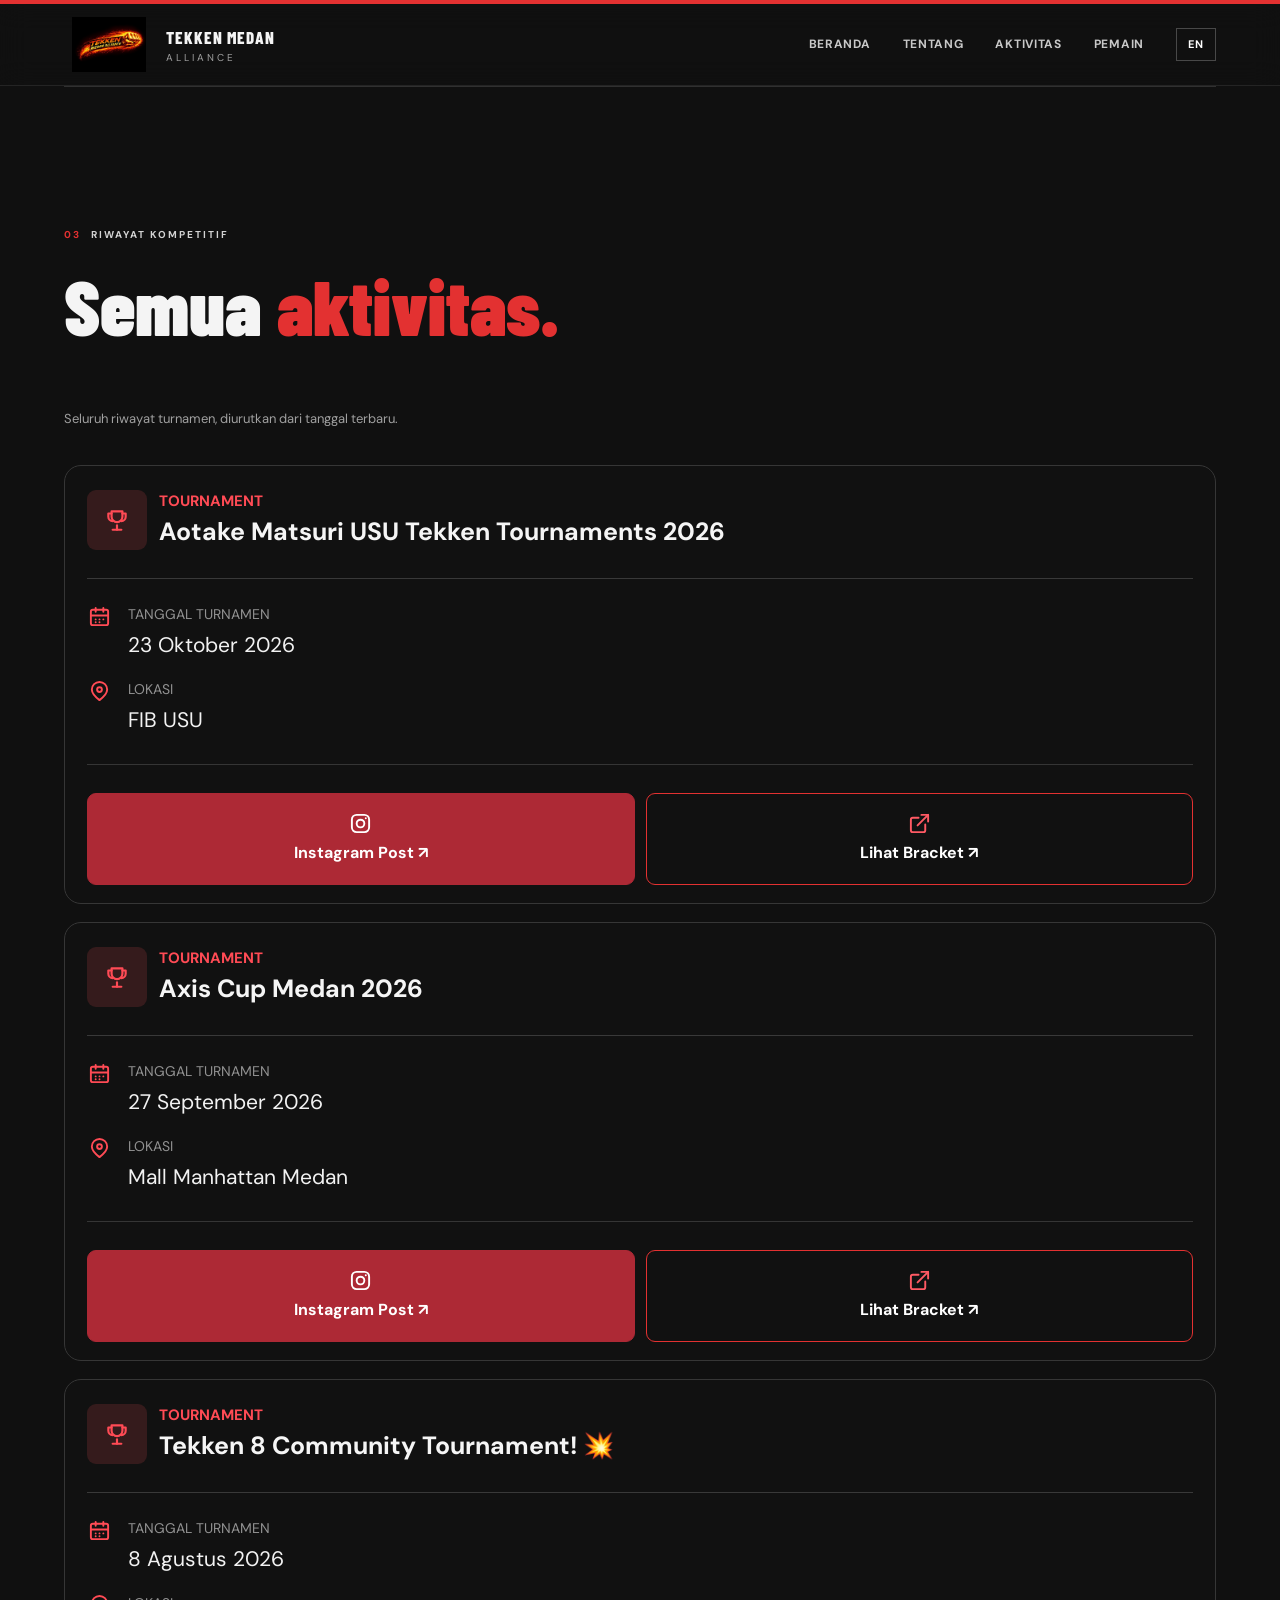
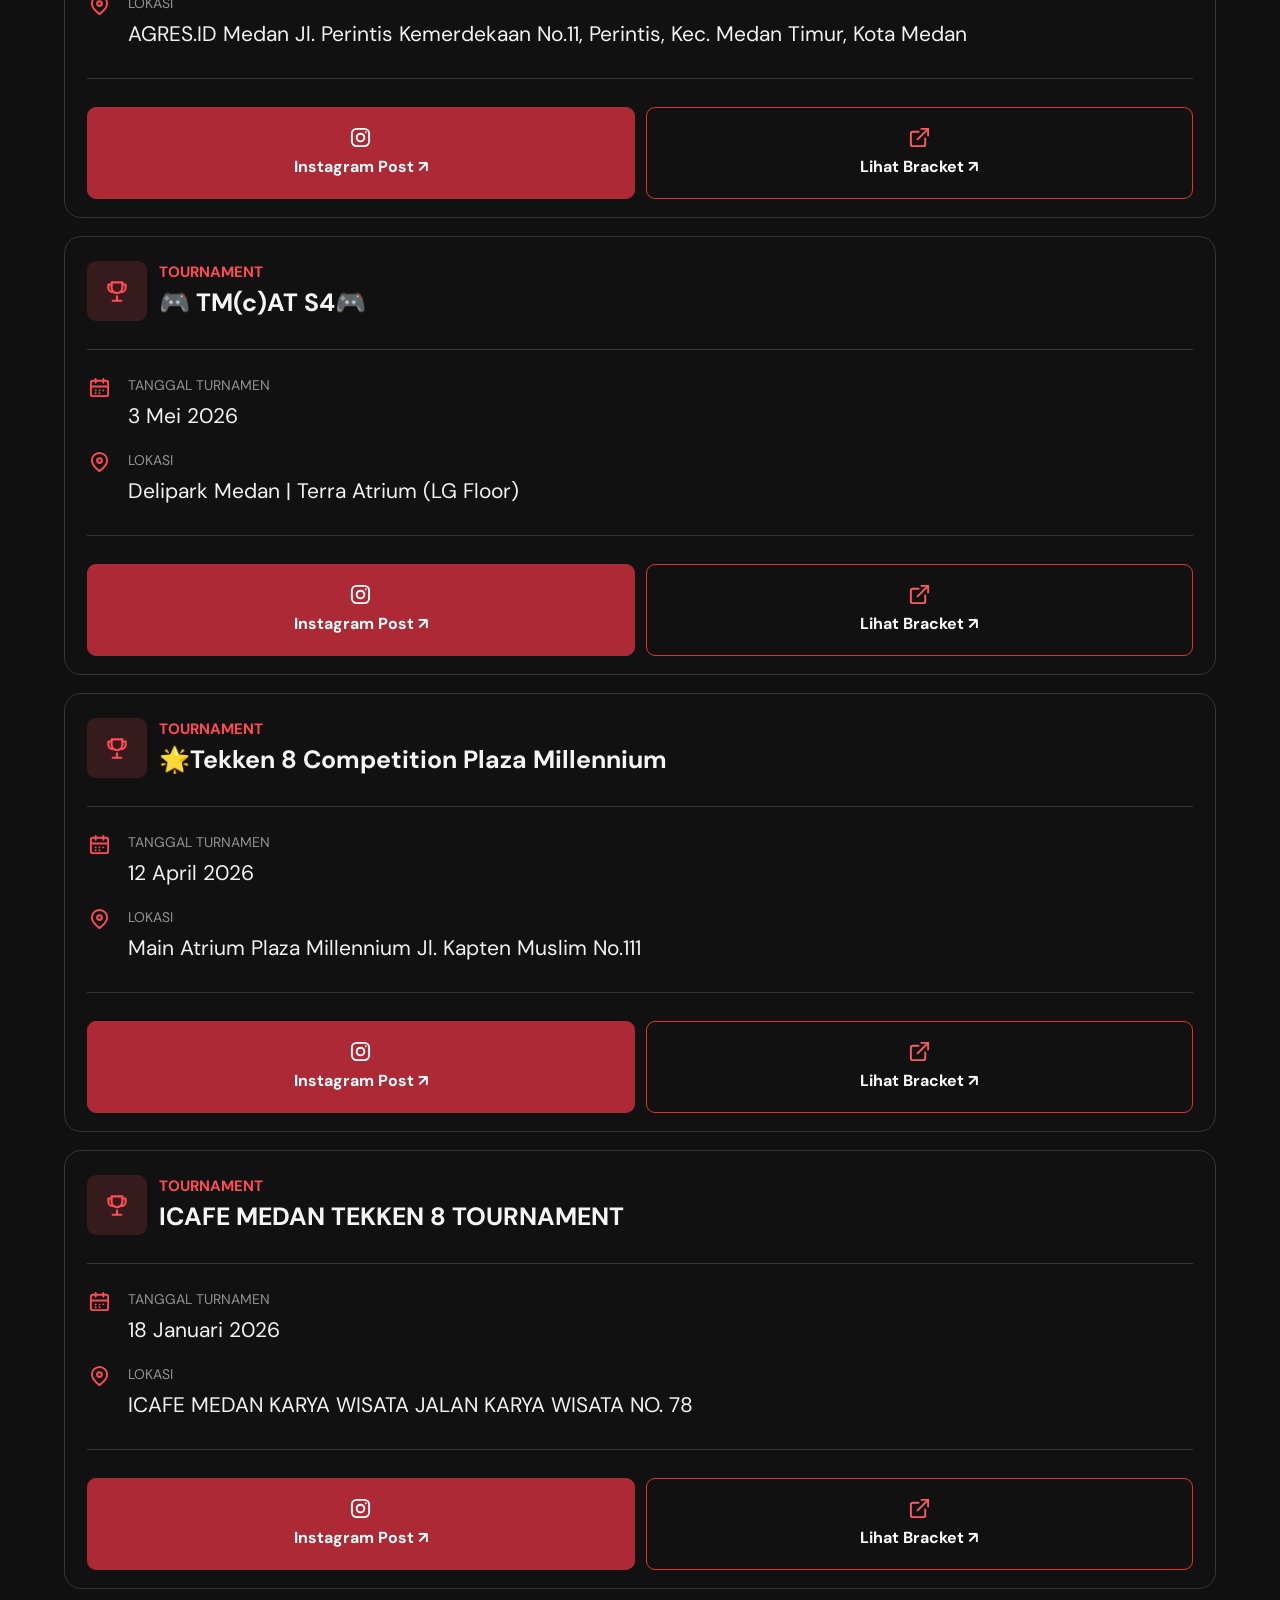
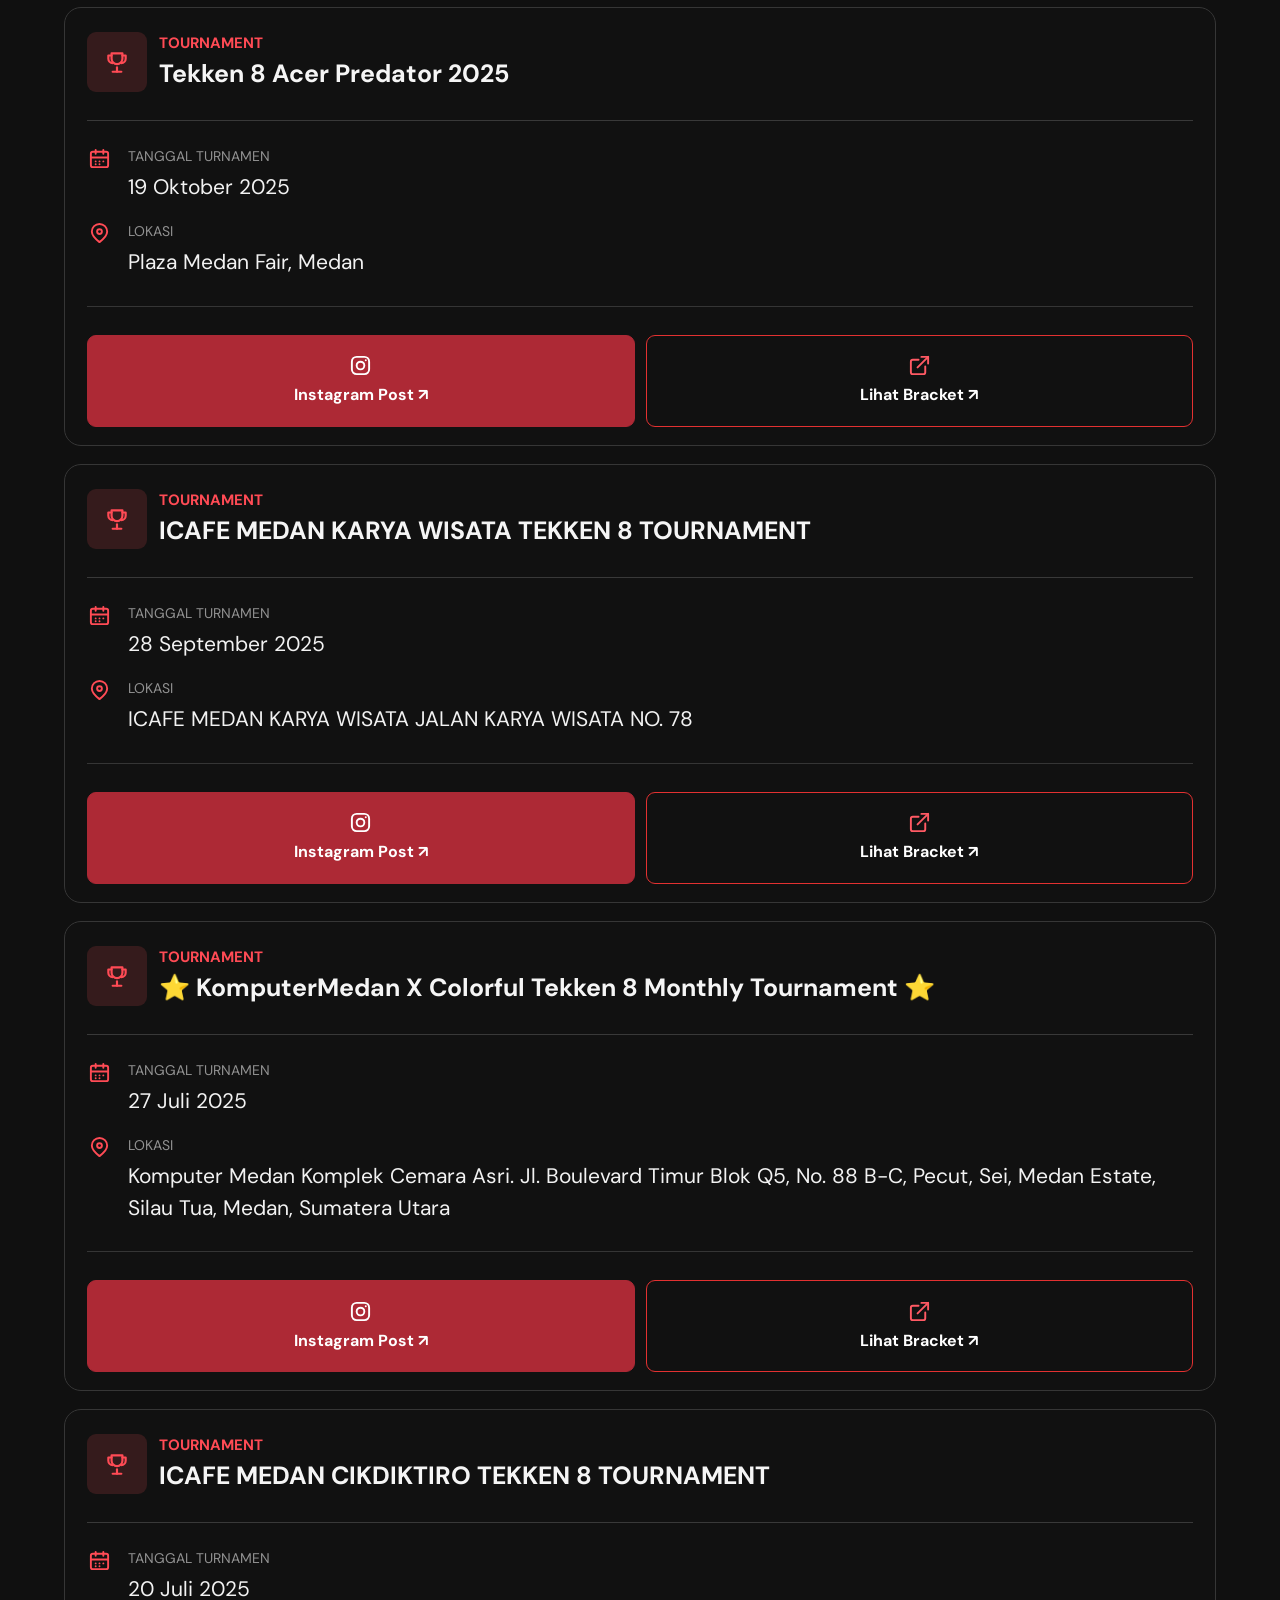
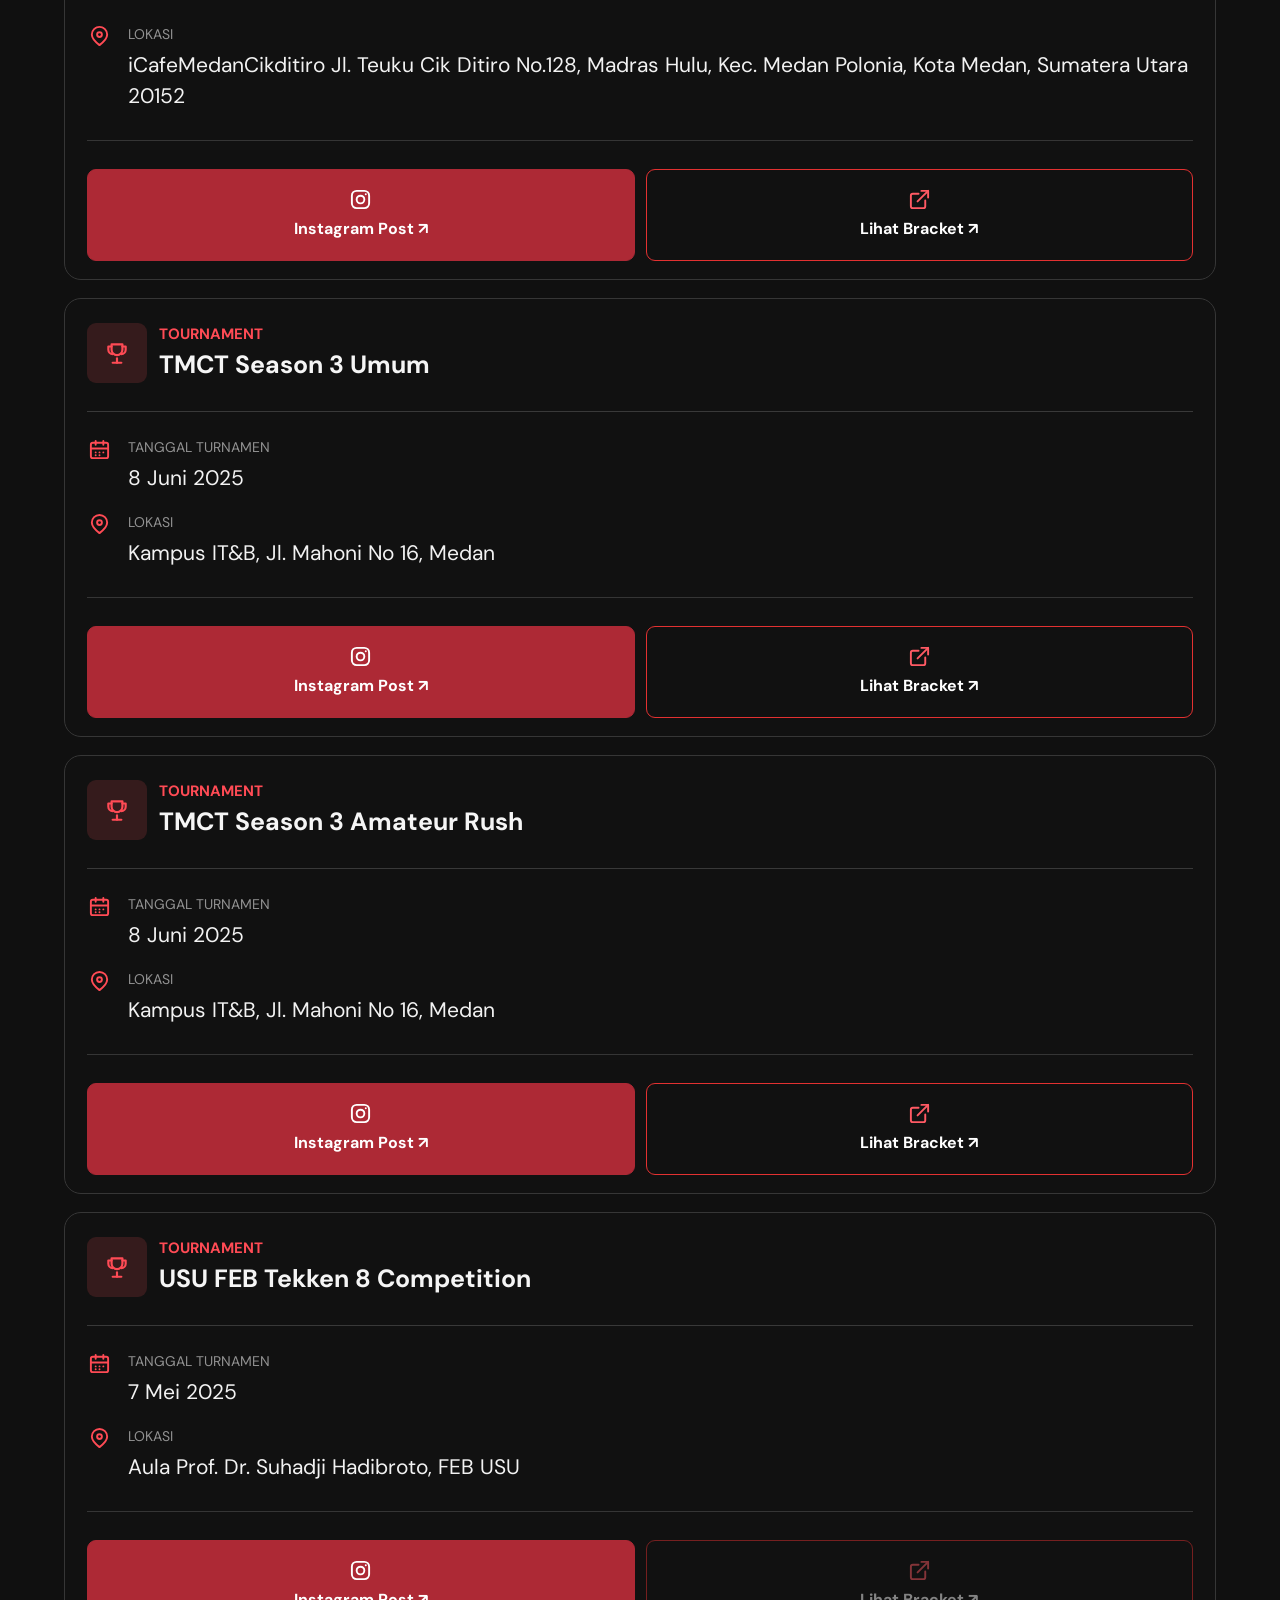
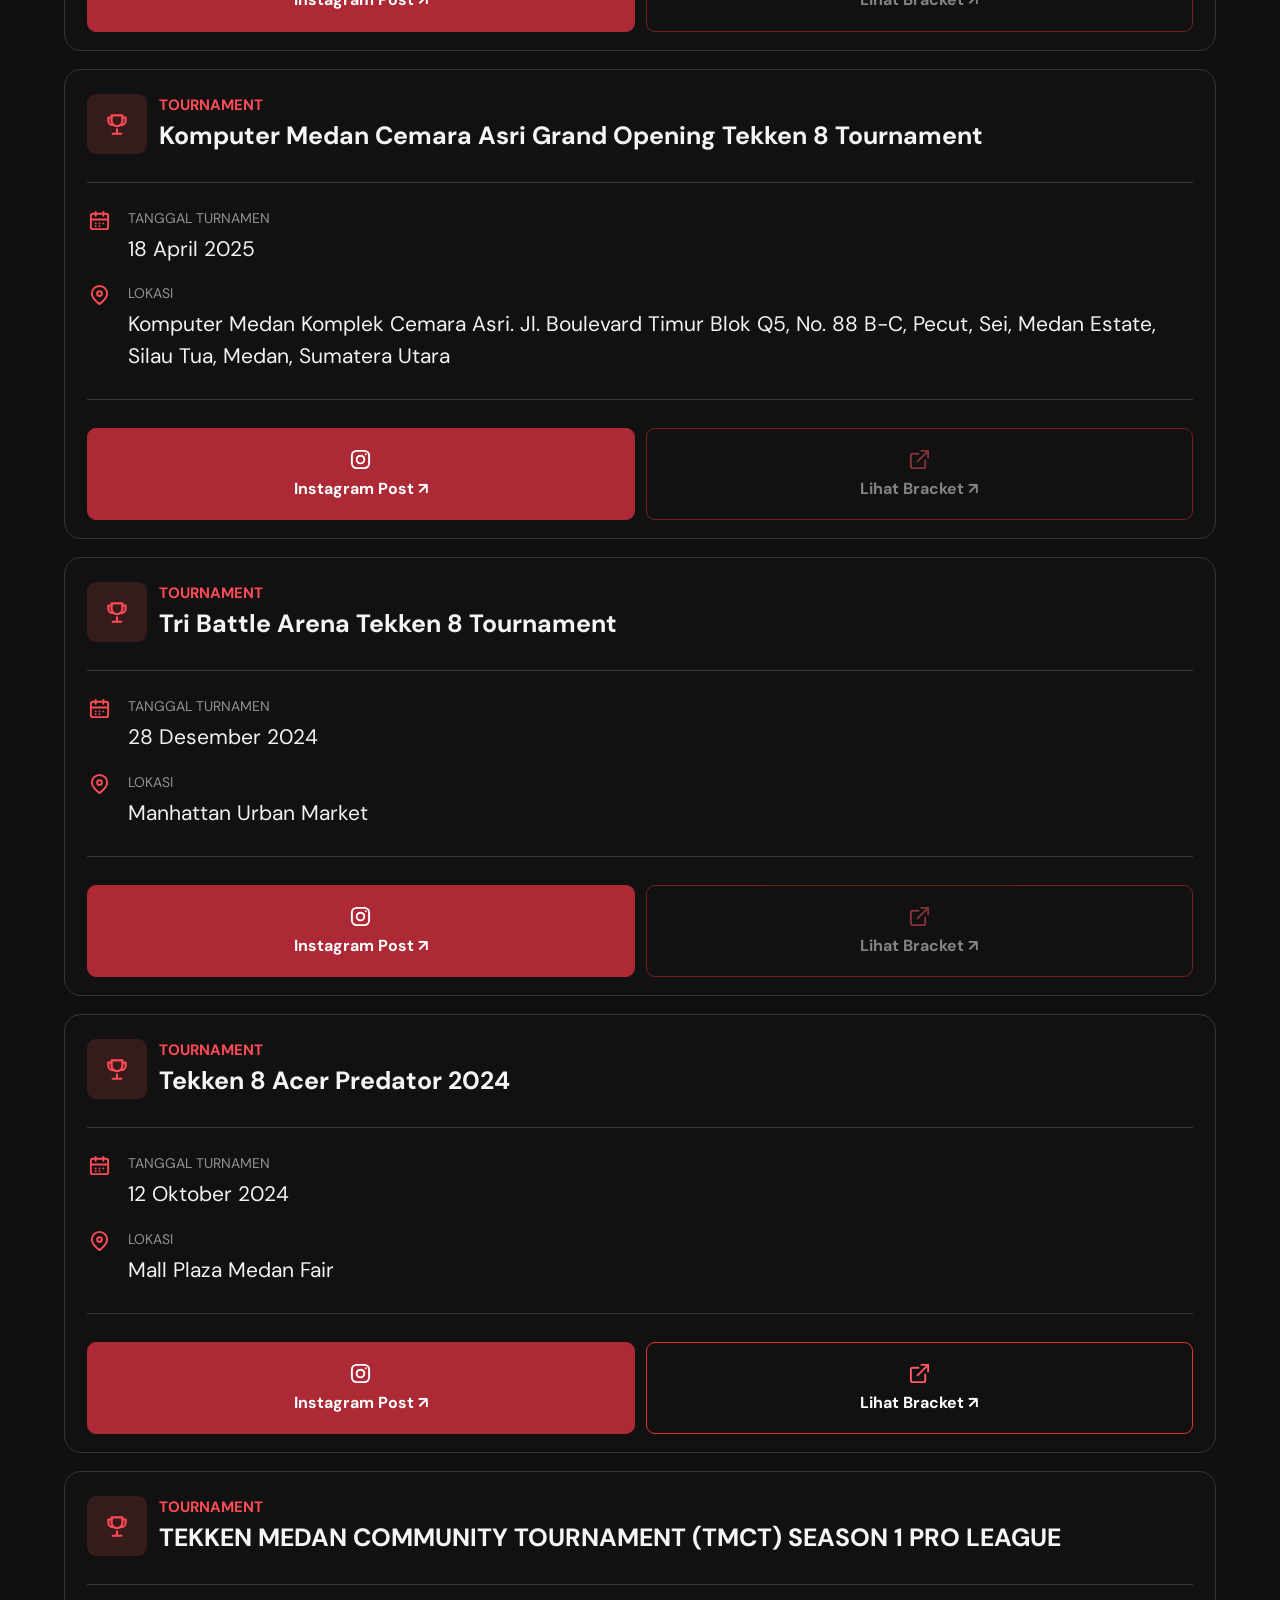
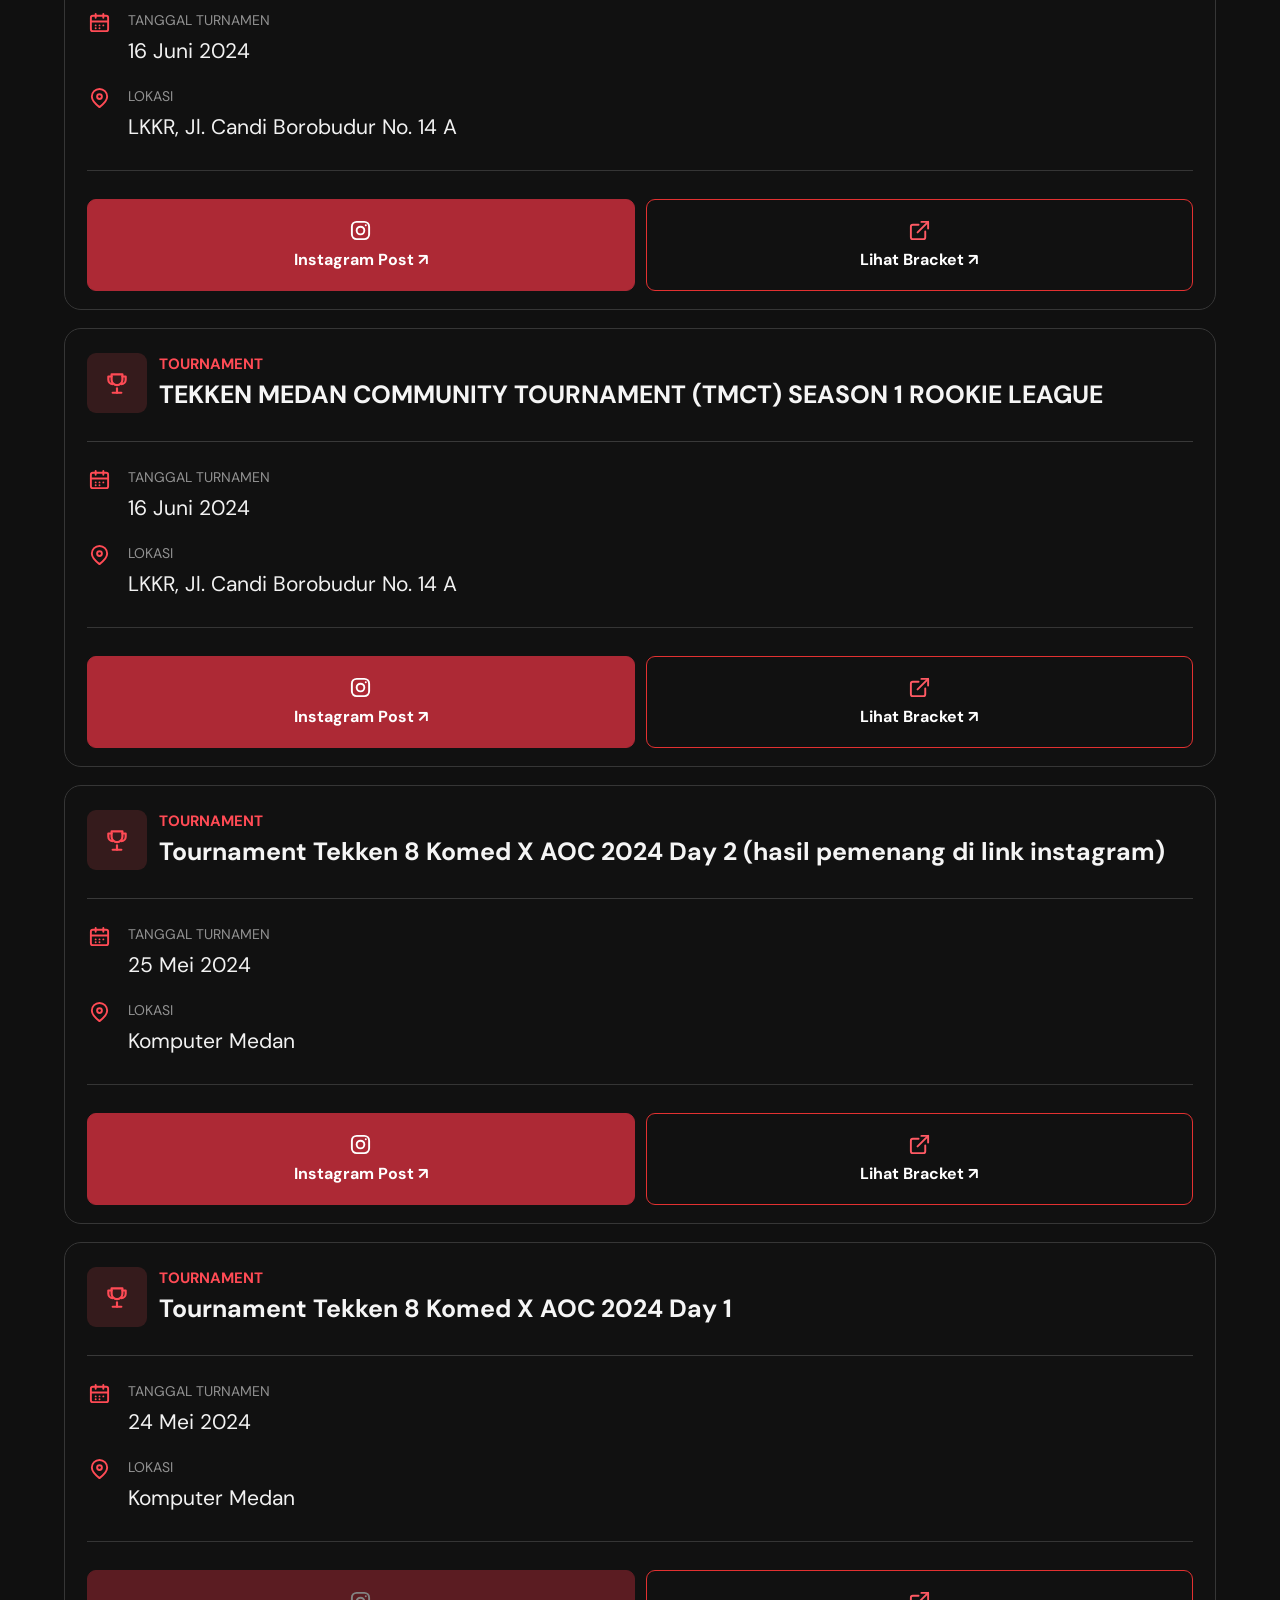
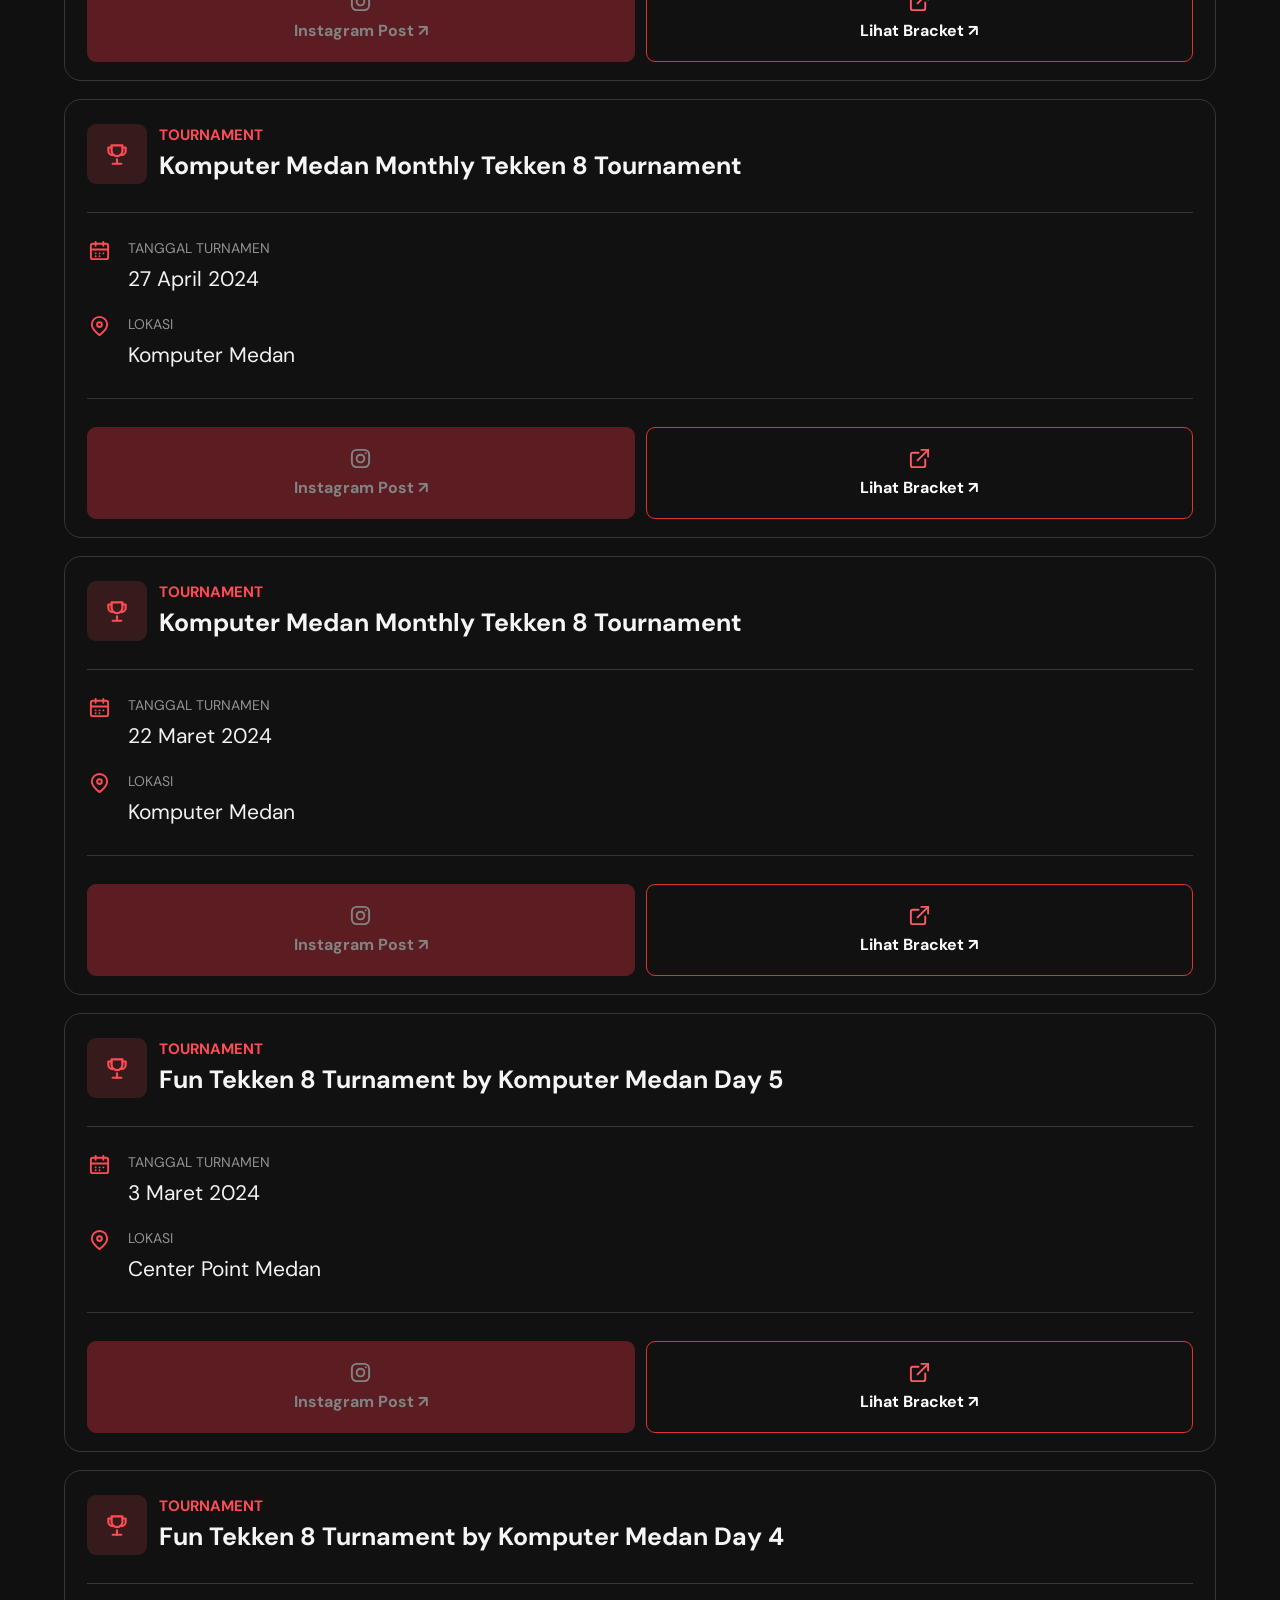
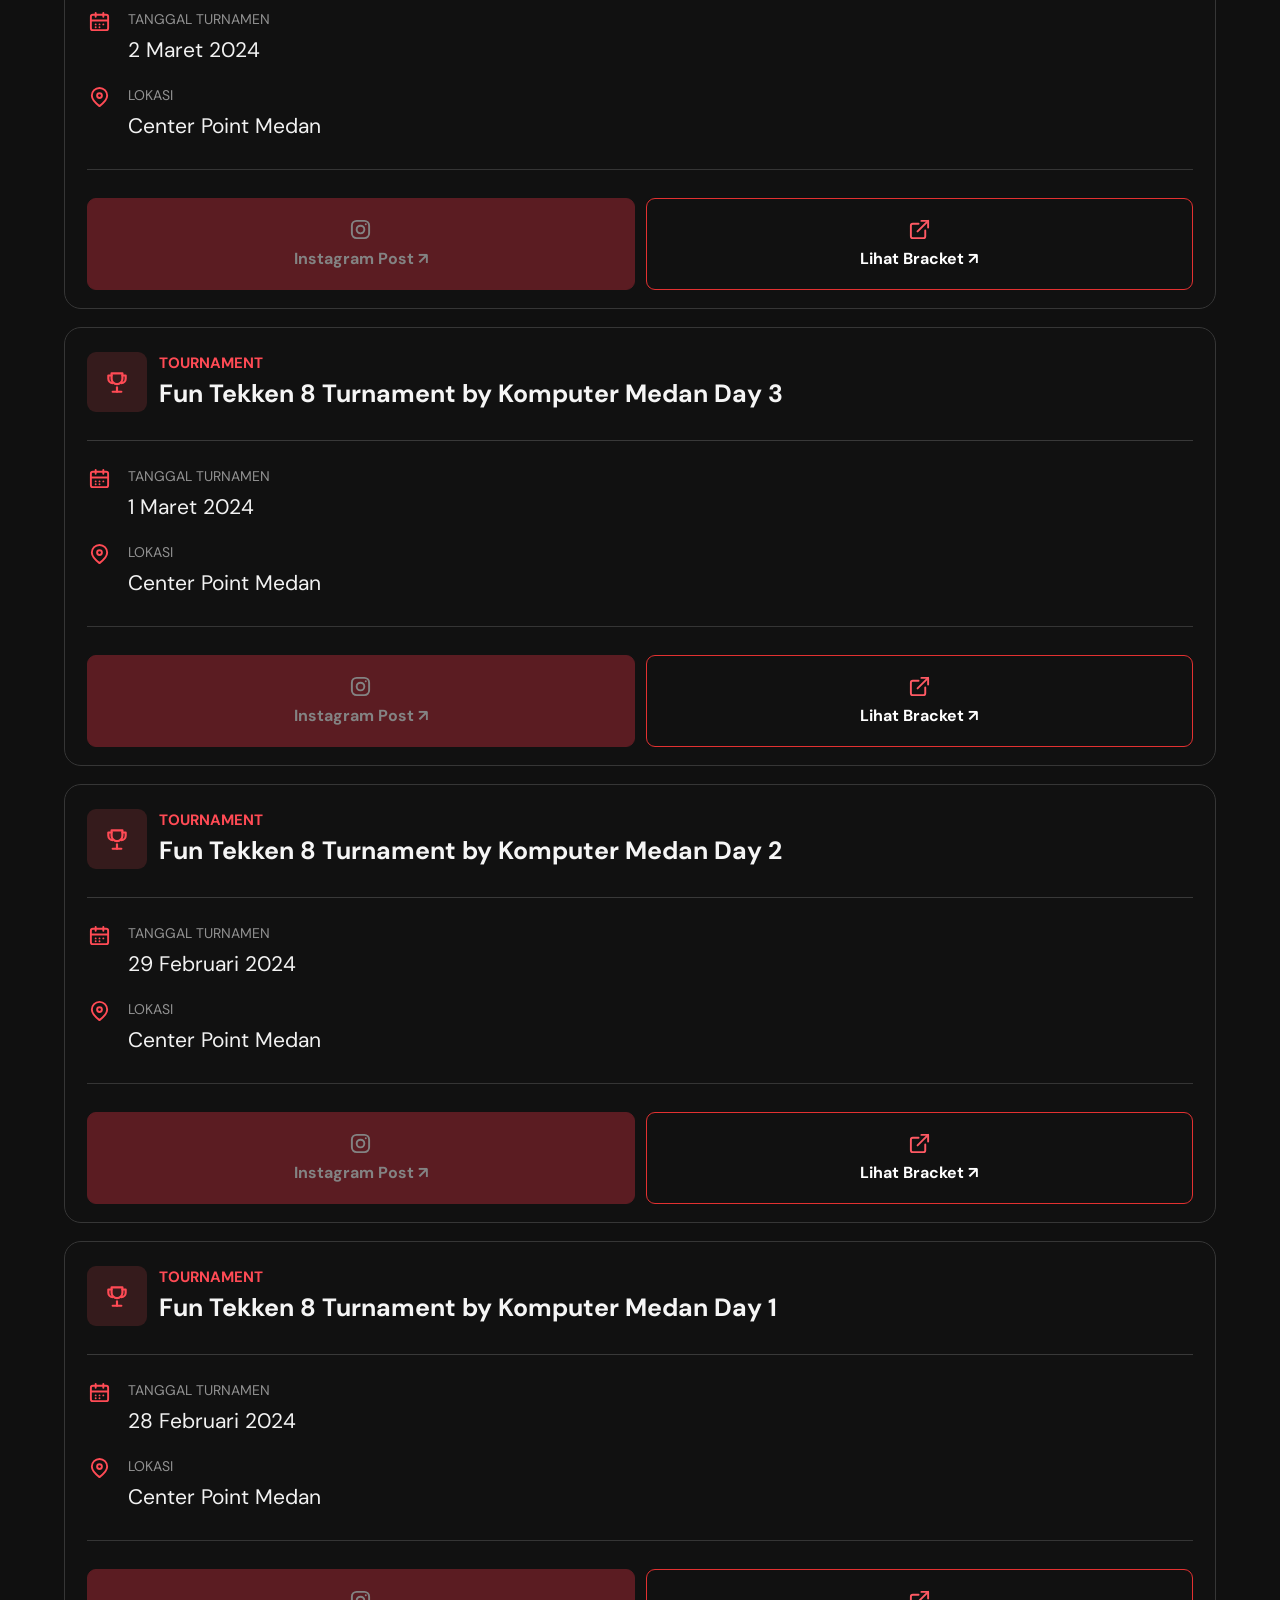
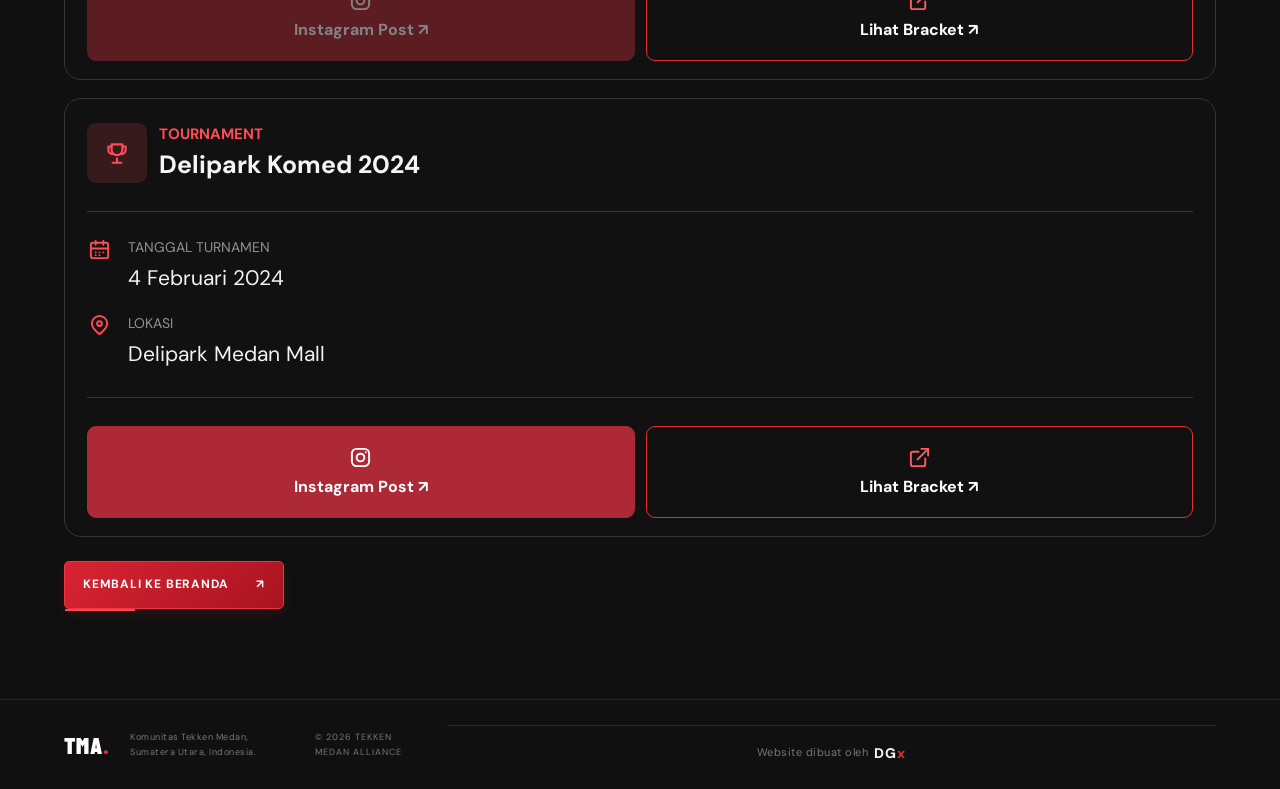
<file: activity.html>
<!DOCTYPE html>
<html lang="id">

<head>
    <meta charset="UTF-8">
    <meta name="viewport" content="width=device-width, initial-scale=1.0">
    <meta name="theme-color" content="#111111">
    <meta name="description" content="Riwayat turnamen Tekken Medan Alliance.">
    <title>Recent Activities — Tekken Medan Alliance</title>
    <link rel="stylesheet" href="style.css">
    <script src="script.js" defer></script>
</head>

<body>
    <div class="top-line"></div>

    <header class="site-header">
        <a class="brand" href="index.html#home">
            <img class="brand-logo" src="assets/LOGO.jpeg" alt="Tekken Medan Alliance Logo">
            <span class="brand-copy">
                <strong>TEKKEN MEDAN</strong>
                <small>ALLIANCE</small>
            </span>
        </a>

        <button class="menu-toggle" id="menuToggle" aria-label="Open navigation" aria-expanded="false">☰</button>

        <nav class="nav" id="mainNav">
            <a href="index.html#home" data-i18n="navHome">Beranda</a>
            <a href="index.html#about" data-i18n="navAbout">Tentang</a>
            <a href="index.html#activity" data-i18n="navActivity">Aktivitas</a>
            <a href="index.html#roster" data-i18n="navRoster">Pemain</a>
            <button class="language-toggle" id="languageToggle" type="button" aria-label="Switch language">EN</button>
        </nav>
    </header>

    <main>
        <section class="activity-page section-wrap">
            <div class="activity-page-heading">
                <p class="eyebrow">
                    <span class="section-index">03</span>
                    <span data-i18n="activityEyebrow">RIWAYAT KOMPETITIF</span>
                </p>

                <h1 data-i18n="activityPageTitle">
                    All <span class="accent">activities.</span>
                </h1>

                <p class="activity-intro" data-i18n="activityPageIntro">
                    Seluruh riwayat turnamen Tekken Medan Alliance,
                    diurutkan dari tanggal terbaru.
                </p>
            </div>

            <div class="activity-list" id="allActivityList"></div>

            <a class="button button-primary activity-all" href="index.html#activity">
                <span data-i18n="activityBack">KEMBALI KE BERANDA</span>
                <span aria-hidden="true">↗</span>
            </a>
        </section>
    </main>

    <footer class="site-footer">
        <a class="footer-brand" href="index.html#home">
            TMA<span class="accent">.</span>
        </a>

        <p data-i18n="footerText">
            Komunitas Tekken Medan, Sumatera Utara, Indonesia.
        </p>

        <span>
            © <span id="currentYear"></span> TEKKEN MEDAN ALLIANCE
        </span>

        <div class="footer-credit">
            <span data-i18n="footerMadeBy">Website dibuat oleh</span>
            <strong>DG<span>x</span></strong>
        </div>
    </footer>
</body>

</html>
</file>
<file: style.css>
@import url('https://fonts.googleapis.com/css2?family=Barlow+Condensed:wght@500;600;700;800;900&family=DM+Sans:wght@400;500;600;700&display=swap');

:root {
  --bg: #101010;
  --panel: #171717;
  --panel-light: #1d1d1d;
  --text: #f4f4f4;
  --muted: #a0a0a0;
  --line: #303030;
  --red: #e33131;
  --red-dark: #a91f25;
  --max-width: 1180px;
}
* { box-sizing: border-box; }
html { scroll-behavior: smooth; scroll-padding-top: 90px; }
body {
  margin: 0; background: var(--bg); color: var(--text);
  font-family: "DM Sans", Arial, sans-serif; line-height: 1.6;
}
a { color: inherit; text-decoration: none; }
button, input { font: inherit; }
button, a { -webkit-tap-highlight-color: transparent; }
.top-line { height: 4px; background: var(--red); }
.site-header {
  height: 82px; padding: 0 max(5vw, calc((100vw - var(--max-width)) / 2));
  display: flex; align-items: center; justify-content: space-between;
  border-bottom: 1px solid #242424; background: rgba(16,16,16,.94);
  position: sticky; top: 0; z-index: 10; backdrop-filter: blur(14px);
}
.brand { display: inline-flex; align-items: center; gap: 12px; }
.brand-mark {
  display: grid; place-items: center; width: 43px; height: 43px;
  background: var(--red); color: white; font: 900 16px "Barlow Condensed", sans-serif;
  letter-spacing: .4px; transform: skew(-7deg);
}
.brand-copy { display: flex; flex-direction: column; line-height: 1.1; }
.brand-copy strong { font: 800 17px "Barlow Condensed", sans-serif; letter-spacing: 1px; }
.brand-copy small { color: var(--muted); font-size: 10px; letter-spacing: 3px; margin-top: 5px; }
.nav { display: flex; align-items: center; gap: 32px; }
.nav > a { color: #c8c8c8; font-size: 12px; font-weight: 700; letter-spacing: .7px; text-transform: uppercase; transition: color .2s; }
.nav > a:hover { color: white; }
.language-toggle {
  border: 1px solid #484848; color: white; background: transparent; padding: 7px 11px;
  font-size: 11px; font-weight: 700; letter-spacing: 1px; cursor: pointer;
}
.language-toggle:hover { border-color: var(--red); }
.menu-toggle { display: none; background: transparent; border: 0; color: white; font-size: 24px; cursor: pointer; }
.section-wrap { width: min(var(--max-width), 90%); margin: 0 auto; }
.hero { min-height: 580px; position: relative; display: flex; align-items: center; overflow: hidden; border-bottom: 1px solid var(--line); }
.hero-content { position: relative; z-index: 2; max-width: 650px; padding: 78px 0 100px; }
.eyebrow { display: flex; align-items: center; gap: 10px; margin: 0 0 23px; color: #d3d3d3; font-size: 10px; font-weight: 700; letter-spacing: 2px; }
.status-dot { width: 7px; height: 7px; background: var(--red); border-radius: 50%; box-shadow: 0 0 12px #e3313170; }
h1, h2, h3, p { margin-top: 0; }
.hero h1 { font: 900 clamp(58px, 8vw, 105px)/.91 "Barlow Condensed", Impact, sans-serif; letter-spacing: -1px; margin: 0 0 24px; }
.accent { color: var(--red); }
.hero-description { max-width: 430px; color: #b5b5b5; font-size: 15px; line-height: 1.8; margin-bottom: 30px; }
.hero-actions { display: flex; align-items: center; gap: 26px; flex-wrap: wrap; }
.button { display: inline-flex; align-items: center; gap: 22px; padding: 14px 18px; font-size: 11px; font-weight: 800; letter-spacing: 1px; }
.button-primary { background: var(--red); color: white; transition: background .2s, transform .2s; }
.button-primary:hover { background: #f04444; transform: translateY(-2px); }
.text-link { color: #ddd; font-size: 12px; font-weight: 600; }
.text-link span:last-child { color: var(--red); margin-left: 6px; }
.hero-art { position: absolute; right: -30px; top: 50%; transform: translateY(-50%); width: 470px; height: 470px; opacity: .8; }
.hero-art::before { content: ""; position: absolute; inset: 60px; border: 1px solid #333; transform: rotate(45deg); }
.hero-art::after { content: ""; position: absolute; inset: 105px; border: 1px solid #4a2020; transform: rotate(45deg); }
.art-ring { position: absolute; border: 1px solid #3a3a3a; border-radius: 50%; }
.ring-one { inset: 15px; }
.ring-two { inset: 55px; border-color: #5a2525; }
.art-slash { position: absolute; width: 170px; height: 520px; top: -25px; left: 180px; transform: rotate(35deg); background: linear-gradient(180deg, transparent, #e3313112, #e3313130, transparent); border-left: 2px solid #e3313170; border-right: 1px solid #e3313130; }
.art-caption { position: absolute; z-index: 1; top: 42%; left: 50%; transform: translate(-50%,-50%); display: flex; flex-direction: column; text-align: center; line-height: 1.2; }
.art-caption span { color: #9b9b9b; font-size: 9px; letter-spacing: 3px; }
.art-caption strong { font: 900 40px "Barlow Condensed", sans-serif; letter-spacing: 2px; }
.art-caption span:last-child { font-size: 8px; letter-spacing: 1.6px; margin-top: 5px; }
.art-number { position: absolute; right: 10px; bottom: 35px; color: #272727; font: 900 100px "Barlow Condensed", sans-serif; }
.hero-bottom { position: absolute; bottom: 0; left: 0; right: 0; padding: 19px 0; border-top: 1px solid #292929; display: flex; justify-content: space-between; gap: 20px; color: #888; font-size: 9px; font-weight: 700; letter-spacing: 1.4px; }
.about-section { display: grid; grid-template-columns: 1fr 1fr; gap: 70px; padding-top: 105px; padding-bottom: 105px; border-bottom: 1px solid var(--line); }
.section-index { color: var(--red); }
.section-heading .eyebrow { margin-bottom: 20px; }
.section-heading h2 { font: 800 clamp(36px, 5vw, 56px)/1.05 "Barlow Condensed", sans-serif; letter-spacing: -.5px; margin-bottom: 0; }
.muted { color: #777; }
.about-copy { max-width: 490px; align-self: end; padding-bottom: 4px; }
.about-copy > p:first-child { color: #bdbdbd; font-size: 14px; line-height: 1.95; margin-bottom: 22px; }
.about-note { color: white; border-left: 2px solid var(--red); padding-left: 14px; font-size: 12px; font-weight: 700; }
.roster-section { padding-top: 105px; padding-bottom: 100px; }
.roster-heading { display: flex; align-items: end; justify-content: space-between; gap: 35px; margin-bottom: 35px; }
.roster-intro { max-width: 310px; color: var(--muted); font-size: 13px; margin-bottom: 4px; }
.roster-toolbar { display: flex; align-items: center; justify-content: space-between; gap: 20px; padding: 14px 16px; background: var(--panel); border: 1px solid #2b2b2b; border-bottom: 0; }
.search-box { display: flex; align-items: center; gap: 10px; width: min(380px, 100%); color: #929292; }
.search-box > span { font-size: 23px; line-height: 1; }
.search-box input { min-width: 0; width: 100%; color: white; background: transparent; border: 0; outline: none; font-size: 12px; }
.search-box input::placeholder { color: #777; }
.roster-count { color: #a8a8a8; font-size: 9px; font-weight: 700; letter-spacing: 1.4px; white-space: nowrap; }
.table-shell { position: relative; border: 1px solid #2b2b2b; background: #131313; min-height: 190px; }
.roster-table { width: 100%; border-collapse: collapse; text-align: left; }
.roster-table thead { background: #1a1a1a; }
.roster-table th { color: #929292; padding: 15px 20px; font-size: 9px; letter-spacing: 1.4px; font-weight: 700; }
.roster-table td { padding: 17px 20px; border-top: 1px solid #272727; color: #d8d8d8; font-size: 12px; }
.roster-table tbody tr { transition: background .15s; }
.roster-table tbody tr:hover { background: #1b1b1b; }
.player-cell { display: flex; align-items: center; gap: 12px; }
.player-avatar { display: grid; place-items: center; width: 34px; height: 34px; flex-shrink: 0; background: #292020; border: 1px solid #4a2828; color: #ef5555; font: 800 13px "Barlow Condensed", sans-serif; }
.player-name { color: white; font-weight: 700; }
.player-sub { display: block; color: #737373; font-size: 10px; margin-top: 2px; }
.character-tag { display: inline-block; padding: 4px 8px; border: 1px solid #393939; color: #c7c7c7; font-size: 10px; }
.rank-text { color: #d9d9d9; }
.achievement-text { color: #9f9f9f; }
.empty-state { display: none; text-align: center; padding: 35px 20px 38px; }
.empty-state.visible { display: block; }
.empty-icon { display: grid; place-items: center; width: 36px; height: 36px; margin: 0 auto 13px; border: 1px solid #4a2828; color: var(--red); font-size: 22px; }
.empty-state h3 { font: 700 24px "Barlow Condensed", sans-serif; margin-bottom: 7px; }
.empty-state p { max-width: 390px; margin: 0 auto; color: #888; font-size: 12px; }
.table-footnote { color: #737373; font-size: 10px; margin: 13px 0 0; }
.join-banner { display: flex; align-items: center; justify-content: space-between; gap: 35px; padding: 35px 38px; margin-bottom: 75px; background: linear-gradient(110deg, #241313, #191313 55%, #171717); border: 1px solid #422323; }
.join-banner .eyebrow { color: #d65a5a; margin-bottom: 8px; }
.join-banner h2 { font: 800 clamp(28px, 4vw, 40px)/1 "Barlow Condensed", sans-serif; margin: 0; }
.join-banner > p { max-width: 300px; color: #aaa; font-size: 12px; margin: 0; }
.join-mark { flex-shrink: 0; font: 900 24px "Barlow Condensed", sans-serif; }
.join-mark span { color: var(--red); }
.site-footer { border-top: 1px solid #292929; padding: 25px 5%; display: flex; align-items: center; justify-content: space-between; gap: 20px; color: #777; font-size: 9px; letter-spacing: .5px; }
.footer-brand { color: white; font: 900 23px "Barlow Condensed", sans-serif; letter-spacing: 1px; }
.site-footer p { margin: 0; }
.site-footer > span { letter-spacing: 1px; }

@media (max-width: 800px) {
  .site-header { height: 72px; }
  .menu-toggle { display: block; }
  .nav { display: none; position: absolute; top: 71px; left: 0; right: 0; padding: 22px 5%; background: #151515; border-bottom: 1px solid #333; flex-direction: column; align-items: flex-start; gap: 22px; }
  .nav.open { display: flex; }
  .hero { min-height: 540px; }
  .hero-content { padding: 75px 0 100px; max-width: 540px; }
  .hero-art { right: -230px; opacity: .45; }
  .about-section { grid-template-columns: 1fr; gap: 28px; padding-top: 75px; padding-bottom: 75px; }
  .about-copy { max-width: 600px; }
  .roster-section { padding-top: 75px; padding-bottom: 75px; }
  .roster-heading { align-items: flex-start; flex-direction: column; gap: 18px; }
  .roster-intro { max-width: 500px; }
  .join-banner { flex-wrap: wrap; padding: 28px; margin-bottom: 50px; }
  .join-banner > p { max-width: 75%; }
}
@media (max-width: 560px) {
  .section-wrap { width: 90%; }
  .brand-mark { width: 38px; height: 38px; }
  .brand-copy strong { font-size: 15px; }
  .hero { min-height: 520px; }
  .hero h1 { font-size: clamp(54px, 15vw, 76px); }
  .hero-description { max-width: 330px; font-size: 13px; }
  .hero-art { right: -280px; }
  .hero-bottom { align-items: flex-start; flex-direction: column; gap: 6px; font-size: 8px; }
  .section-heading h2 { font-size: 43px; }
  .roster-toolbar { align-items: flex-start; flex-direction: column; gap: 13px; }
  .search-box { width: 100%; }
  .table-shell { overflow-x: auto; }
  .roster-table { min-width: 680px; }
  .empty-state { min-width: 0; }
  .join-banner { gap: 20px; }
  .join-banner > p { max-width: 100%; flex-basis: 100%; }
  .join-mark { margin-left: auto; }
  .site-footer { flex-wrap: wrap; }
  .site-footer p { order: 3; flex-basis: 100%; }
}
@media (prefers-reduced-motion: reduce) {
  html { scroll-behavior: auto; }
  *, *::before, *::after { transition-duration: .01ms !important; animation-duration: .01ms !important; }
}


.sort-box {
  display: flex;
  align-items: center;
  gap: 10px;
  color: #a5a5a5;
  font-size: 12px;
}

.sort-box select {
  max-width: 190px;
  padding: 11px 32px 11px 12px;
  border: 1px solid #333;
  border-radius: 4px;
  background: #151515;
  color: #f5f5f5;
  font: inherit;
  cursor: pointer;
}

.sort-box select:focus {
  outline: 1px solid #e63946;
  border-color: #e63946;
}

@media (max-width: 700px) {
  .roster-toolbar {
    flex-wrap: wrap;
  }

  .search-box {
    width: 100%;
  }

  .sort-box {
    flex: 1;
    justify-content: space-between;
  }

  .sort-box select {
    max-width: 65%;
  }
}

.brand-logo {
  display: block;
  width: 90px;
  height: 55px;
  object-fit: contain;
  flex-shrink: 0;
}

@media (max-width: 560px) {
  .brand-logo {
    width: 70px;
    height: 45px;
  }
}
.ewgf-link {
  color: #ff5a64;
  text-decoration: none;
  font-size: 12px;
  font-weight: 600;
  white-space: nowrap;
  transition: color 0.2s ease;
}

.ewgf-link:hover {
  color: #ffffff;
  text-decoration: underline;
}

.quote-empty {
  color: #666666;
}




.activity-section,
.activity-page {
  padding-top: 90px;
  padding-bottom: 90px;
  border-top: 1px solid var(--line);
}

.activity-heading {
  display: flex;
  align-items: end;
  justify-content: space-between;
  gap: 30px;
  margin-bottom: 30px;
}

.activity-intro {
  max-width: 360px;
  color: var(--muted);
  font-size: 13px;
}

.activity-list {
  display: grid;
  gap: 12px;
}

.activity-card {
  display: flex;
  align-items: center;
  gap: 20px;
  padding: 22px;
  border: 1px solid #303030;
  background: #151515;
  transition: border-color .2s, background .2s;
}

.activity-card:hover {
  border-color: #6a2929;
  background: #191515;
}

.activity-card-icon {
  display: grid;
  place-items: center;
  width: 48px;
  height: 48px;
  flex-shrink: 0;
  background: #2a1717;
  border: 1px solid #512626;
  color: var(--red);
  font-size: 24px;
}

.activity-card-content {
  flex: 1;
  min-width: 0;
}

.activity-date {
  margin-bottom: 4px;
  color: #999;
  font-size: 11px;
}

.activity-card h3 {
  margin: 0;
  color: #f4f4f4;
  font: 700 24px "Barlow Condensed", sans-serif;
}

.activity-achievement {
  margin: 5px 0 0;
  color: #d85b5b;
  font-size: 12px;
}

.activity-card-action {
  flex-shrink: 0;
}

.activity-all {
  margin-top: 24px;
}

.activity-page-heading {
  margin-top: 50px;
  margin-bottom: 35px;
}

.activity-page-heading h1 {
  font: 900 clamp(48px, 7vw, 78px)/1 "Barlow Condensed", sans-serif;
}

@media (max-width: 650px) {
  .activity-section,
  .activity-page {
    padding-top: 65px;
    padding-bottom: 65px;
  }

  .activity-heading {
    flex-direction: column;
    align-items: flex-start;
    gap: 15px;
  }

  .activity-card {
    align-items: flex-start;
    flex-wrap: wrap;
    gap: 12px;
    padding: 16px;
  }

  .activity-card-content {
    flex-basis: calc(100% - 65px);
  }

  .activity-card h3 {
    font-size: 21px;
  }

  .activity-card-action {
    padding-left: 60px;
  }
}




/* RECENT ACTIVITIES — TOURNAMENT CARD */

.activity-list {
  display: grid;
  grid-template-columns: 1fr;
  gap: 18px;
}

.activity-card {
  display: block;
  min-width: 0;
  padding: 24px 22px 18px;
  background: #111111;
  border: 1px solid #363636;
  border-radius: 17px;
  transition: border-color 0.2s ease;
}

.activity-card:hover {
  border-color: #515151;
  background: #111111;
}

.activity-card-header {
  display: flex;
  align-items: center;
  gap: 12px;
  padding-bottom: 28px;
  border-bottom: 1px solid #393939;
}

.activity-card-icon {
  display: grid;
  place-items: center;
  width: 60px;
  height: 60px;
  flex: 0 0 60px;
  color: #ff4b55;
  background: #351b1c;
  border: 0;
  border-radius: 9px;
}

.activity-card-icon svg {
  width: 26px;
  height: 26px;
}

.activity-card-title {
  min-width: 0;
}

.activity-category {
  display: block;
  margin-bottom: 4px;
  color: #ff4b55;
  font-size: 15px;
  font-weight: 700;
  line-height: 1.4;
}

.activity-card h3 {
  margin: 0;
  color: #f5f5f5;
  font: 700 25px/1.3 "DM Sans", Arial, sans-serif;
  overflow-wrap: anywhere;
}

.activity-details {
  display: grid;
  gap: 18px;
  padding: 25px 0 27px;
  border-bottom: 1px solid #353535;
}

.activity-detail {
  display: flex;
  align-items: flex-start;
  gap: 16px;
}

.activity-detail-icon {
  display: flex;
  flex: 0 0 25px;
  justify-content: center;
  padding-top: 1px;
  color: #ff4b55;
}

.activity-detail-icon svg {
  width: 23px;
  height: 23px;
}

.activity-detail-label {
  display: block;
  margin-bottom: 5px;
  color: #929292;
  font-size: 14px;
  line-height: 1.5;
}

.activity-detail p {
  margin: 0;
  color: #f2f2f2;
  font-size: 21px;
  line-height: 1.5;
  overflow-wrap: anywhere;
}

.activity-actions {
  display: grid;
  grid-template-columns: repeat(2, minmax(0, 1fr));
  gap: 11px;
  padding-top: 28px;
}

.activity-link {
  display: flex;
  min-width: 0;
  min-height: 92px;
  flex-direction: column;
  align-items: center;
  justify-content: center;
  gap: 7px;
  padding: 13px;
  border: 1px solid #e33131;
  border-radius: 9px;
  color: #ffffff;
  font-size: 16px;
  font-weight: 700;
  line-height: 1.4;
  text-align: center;
  overflow-wrap: anywhere;
  transition: background 0.2s ease, border-color 0.2s ease;
}

.activity-link svg {
  width: 23px;
  height: 23px;
  color: #ff5a64;
  flex-shrink: 0;
}

.activity-link.instagram {
  background: #ad2935;
  border-color: #ad2935;
}

.activity-link.instagram svg {
  color: #ffffff;
}

.activity-link.instagram:hover {
  background: #c1323f;
  border-color: #c1323f;
}

.activity-link.bracket {
  background: transparent;
}

.activity-link.bracket:hover {
  background: #291718;
}

.activity-link.is-disabled {
  cursor: default;
  opacity: 0.48;
}

.activity-link.is-disabled:hover {
  background: inherit;
}

.activity-note {
  margin: 17px 0 0;
  color: #999999;
  font-size: 14px;
  line-height: 1.6;
  overflow-wrap: anywhere;
}

.activity-empty {
  padding: 25px;
  color: #999999;
  border: 1px solid #303030;
  border-radius: 10px;
  background: #111111;
}

@media (max-width: 560px) {
  .activity-card {
    padding: 18px 15px 15px;
    border-radius: 13px;
  }

  .activity-card-header {
    gap: 12px;
    padding-bottom: 22px;
  }

  .activity-card-icon {
    width: 50px;
    height: 50px;
    flex-basis: 50px;
  }

  .activity-card h3 {
    font-size: 20px;
  }

  .activity-category {
    font-size: 12px;
  }

  .activity-details {
    gap: 17px;
    padding: 21px 0;
  }

  .activity-detail {
    gap: 11px;
  }

  .activity-detail-label {
    font-size: 11px;
  }

  .activity-detail p {
    font-size: 17px;
  }

  .activity-actions {
    gap: 9px;
    padding-top: 20px;
  }

  .activity-link {
    min-height: 83px;
    padding: 10px 6px;
    font-size: 12px;
  }

  .activity-note {
    font-size: 12px;
  }
}

@media (max-width: 350px) {
  .activity-actions {
    grid-template-columns: 1fr;
  }
}

/* Join WhatsApp Community Button */
.button-join {
  background-color: #25D366;
  color: #111111;
  border: 1px solid #25D366;
  text-decoration: none;
  transition: background-color 0.2s ease,
              border-color 0.2s ease,
              transform 0.2s ease;
}

.button-join:hover {
  background-color: #1EBE5D;
  border-color: #1EBE5D;
  transform: translateY(-2px);
}


/* Website creator credit */
.footer-credit {
  flex-basis: 100%;
  display: flex;
  justify-content: center;
  align-items: center;
  gap: 6px;
  padding-top: 16px;
  border-top: 1px solid #292929;
  color: #777;
  font-size: 11px;
  letter-spacing: 0.5px;
}

.footer-credit strong {
  color: #f4f4f4;
  font-size: 14px;
  font-weight: 800;
  letter-spacing: 1px;
}

.footer-credit strong span {
  color: var(--red);
}

/* HERO ACTIONS */
.hero-actions {
  display: flex;
  align-items: center;
  flex-wrap: wrap;
  gap: 14px;
  margin-top: 30px;
}

/* Ukuran dan alignment tombol */
.hero-actions .hero-btn {
  display: inline-flex;
  align-items: center;
  justify-content: center;
  gap: 18px;
  min-height: 48px;
  padding: 0 20px;
  border-radius: 6px;
  font-size: 12px;
  font-weight: 700;
  letter-spacing: 0.6px;
  text-decoration: none;
  transition:
    transform 0.2s ease,
    background-color 0.2s ease,
    border-color 0.2s ease,
    box-shadow 0.2s ease;
}

.hero-btn-icon {
  font-size: 17px;
  transition: transform 0.2s ease;
}

/* Tombol roster */
.hero-actions .button-primary {
  box-shadow: 0 4px 14px rgba(227, 41, 54, 0.12);
}

.hero-actions .button-primary:hover {
  transform: translateY(-2px);
  box-shadow: 0 6px 20px rgba(227, 41, 54, 0.25);
}

.hero-actions .button-primary:hover .hero-btn-icon {
  transform: translate(2px, -2px);
}

/* Tombol kenali komunitas */
.hero-actions .hero-secondary {
  display: inline-flex;
  align-items: center;
  justify-content: center;
  gap: 10px;
  min-height: 44px;
  padding: 0 8px;
  color: #d0d0d0;
  font-size: 13px;
  text-decoration: none;
  transition: color 0.2s ease;
}

.hero-actions .hero-secondary:hover {
  color: #ffffff;
}

.hero-actions .hero-secondary span:last-child {
  transition: transform 0.2s ease;
}

.hero-actions .hero-secondary:hover span:last-child {
  transform: translateY(3px);
}

/* Tombol Join us */
.hero-actions .button-join {
  display: inline-flex;
  align-items: center;
  gap: 10px;
  background: #25D366;
  color: #102718;
  border: 1px solid #25D366;
  border-radius: 6px;
}

.hero-actions .button-join:hover {
  background: #1fbd5b;
  border-color: #1fbd5b;
  transform: translateY(-2px);
  box-shadow: 0 6px 18px rgba(37, 211, 102, 0.18);
}

.join-icon {
  font-size: 15px;
  transition: transform 0.2s ease;
}

.hero-actions .button-join:hover .join-icon {
  transform: translate(2px, -2px);
}

/* Keyboard accessibility */
.hero-actions a:focus-visible {
  outline: 2px solid #ffffff;
  outline-offset: 4px;
}

/* Responsive HP */
@media (max-width: 600px) {
  .hero-actions {
    gap: 12px;
    margin-top: 24px;
  }

  .hero-actions .hero-btn {
    min-height: 46px;
    padding: 0 15px;
    gap: 10px;
  }

  .hero-actions .hero-secondary {
    padding: 0 4px;
  }
}

@media (prefers-reduced-motion: reduce) {
  .hero-actions *,
  .hero-actions *::before,
  .hero-actions *::after {
    transition: none !important;
  }
}



/* PANEL TOMBOL HERO */
.hero-actions-panel {
  position: relative;
  display: inline-block;
  max-width: 100%;
  margin-top: 30px;
  padding: 14px;
  background: linear-gradient(
    135deg,
    rgba(35, 35, 35, 0.96),
    rgba(17, 17, 17, 0.98)
  );
  border: 1px solid #383838;
  border-left: 3px solid #e32936;
  border-radius: 8px;
  box-shadow:
    0 8px 28px rgba(0, 0, 0, 0.28),
    inset 0 1px 0 rgba(255, 255, 255, 0.025);
}

/* Aksen kecil di sudut panel */
.hero-actions-panel::before {
  content: "";
  position: absolute;
  top: -1px;
  left: 18px;
  width: 52px;
  height: 2px;
  background: #e32936;
}

/* Susunan tombol */
.hero-actions-panel .hero-actions {
  display: flex;
  align-items: center;
  flex-wrap: wrap;
  gap: 12px;
  margin-top: 0;
}

/* Ukuran tombol seragam */
.hero-actions-panel .hero-btn {
  display: inline-flex;
  align-items: center;
  justify-content: center;
  gap: 12px;
  min-height: 46px;
  padding: 0 18px;
  border-radius: 5px;
  text-decoration: none;
  transition:
    transform 0.2s ease,
    background-color 0.2s ease,
    border-color 0.2s ease,
    box-shadow 0.2s ease;
}

/* Tombol merah */
.hero-actions-panel .button-primary {
  box-shadow: 0 3px 12px rgba(227, 41, 54, 0.12);
}

.hero-actions-panel .button-primary:hover {
  transform: translateY(-2px);
  box-shadow: 0 5px 16px rgba(227, 41, 54, 0.22);
}

/* Tombol tengah */
.hero-actions-panel .hero-secondary {
  display: inline-flex;
  align-items: center;
  justify-content: center;
  gap: 9px;
  min-height: 44px;
  padding: 0 14px;
  color: #d0d0d0;
  text-decoration: none;
  transition: color 0.2s ease;
}

.hero-actions-panel .hero-secondary:hover {
  color: #ffffff;
}

/* Tombol WhatsApp */
.hero-actions-panel .button-join {
  background: #25D366;
  color: #102718;
  border: 1px solid #25D366;
}

.hero-actions-panel .button-join:hover {
  background: #1fbd5b;
  border-color: #1fbd5b;
  transform: translateY(-2px);
  box-shadow: 0 5px 14px rgba(37, 211, 102, 0.15);
}

/* Tampilan HP */
@media (max-width: 600px) {
  .hero-actions-panel {
    display: block;
    width: 100%;
    box-sizing: border-box;
    padding: 12px;
    margin-top: 24px;
  }

  .hero-actions-panel .hero-actions {
    gap: 8px;
  }

  .hero-actions-panel .hero-btn {
    padding: 0 12px;
    min-height: 44px;
  }

  .hero-actions-panel .hero-secondary {
    padding: 0 8px;
  }
}

/* VIEW ALL ACTIVITIES */
.activity-all {
  position: relative;
  display: inline-flex;
  align-items: center;
  justify-content: space-between;
  gap: 28px;
  min-height: 48px;
  padding: 0 18px;
  margin-top: 24px;

  background: linear-gradient(135deg, #d92332, #a91420);
  color: #ffffff;
  border: 1px solid #ed3543;
  border-radius: 5px;

  font-size: 12px;
  font-weight: 700;
  letter-spacing: 0.8px;
  text-decoration: none;

  box-shadow: 0 4px 14px rgba(227, 41, 54, 0.12);
  transition:
    background 0.2s ease,
    border-color 0.2s ease,
    box-shadow 0.2s ease,
    transform 0.2s ease;
}

/* Aksen garis di sisi bawah */
.activity-all::after {
  content: "";
  position: absolute;
  left: 0;
  bottom: -3px;
  width: 32%;
  height: 2px;
  background: #ff4654;
  transition: width 0.25s ease;
}

/* Ikon panah */
.activity-all .activity-all-icon {
  display: inline-flex;
  align-items: center;
  justify-content: center;
  font-size: 19px;
  line-height: 1;
  transition: transform 0.2s ease;
}

/* Hover */
.activity-all:hover {
  background: linear-gradient(135deg, #ed293b, #c71929);
  border-color: #ff4654;
  box-shadow: 0 7px 22px rgba(227, 41, 54, 0.24);
  transform: translateY(-2px);
}

.activity-all:hover::after {
  width: 100%;
}

.activity-all:hover .activity-all-icon {
  transform: translate(3px, -3px);
}

/* Fokus keyboard */
.activity-all:focus-visible {
  outline: 2px solid #ffffff;
  outline-offset: 4px;
}

/* Tampilan HP */
@media (max-width: 600px) {
  .activity-all {
    width: 100%;
    box-sizing: border-box;
    justify-content: space-between;
    margin-top: 20px;
  }
}



/* =====================================
   TEKKEN MEDAN ALLIANCE - PLAYER ROSTER
===================================== */

.table-shell {
  overflow-x: auto;
  border: 1px solid #303030;
  border-radius: 8px;
  background: #121212;
  box-shadow: 0 10px 30px rgba(0, 0, 0, 0.16);
}

/* Tabel utama */
.roster-table {
  width: 100%;
  border-collapse: separate;
  border-spacing: 0;
  text-align: left;
}

/* Header */
.roster-table thead {
  background: #202020;
}

.roster-table th {
  padding: 17px 18px;
  color: #a8a8a8;
  font-size: 10px;
  font-weight: 700;
  letter-spacing: 1.1px;
  white-space: nowrap;
  border-bottom: 1px solid #3b3b3b;
}

/* Aksen merah pada header */
.roster-table th:first-child {
  border-top: 2px solid #e32936;
}

/* Sel tabel */
.roster-table td {
  padding: 17px 18px;
  color: #d0d0d0;
  font-size: 13px;
  line-height: 1.6;
  border-bottom: 1px solid #262626;
  transition: background-color 0.2s ease;
}

/* Warna baris selang-seling */
.roster-table tbody tr:nth-child(even) {
  background: #171717;
}

.roster-table tbody tr:nth-child(odd) {
  background: #121212;
}

/* Hover pada baris */
.roster-table tbody tr {
  transition: background-color 0.2s ease;
}

.roster-table tbody tr:hover {
  background: #242020;
}

.roster-table tbody tr:hover td:first-child {
  box-shadow: inset 3px 0 0 #e32936;
}

/* Nickname */
.roster-table td:first-child {
  color: #ffffff;
  font-weight: 700;
  white-space: nowrap;
}

/* Tautan EWGF Profile */
.roster-table td a {
  display: inline-flex;
  align-items: center;
  gap: 6px;
  color: #ff626d;
  font-size: 12px;
  font-weight: 600;
  text-decoration: none;
  transition: color 0.2s ease;
}

.roster-table td a:hover {
  color: #ff9aa1;
  text-decoration: underline;
  text-underline-offset: 3px;
}

/* Quotes */
.roster-table .quote-text {
  color: #999999;
  font-style: italic;
}

/* Baris terakhir */
.roster-table tbody tr:last-child td {
  border-bottom: none;
}

/* Penghitung jumlah pemain */
.roster-count {
  display: inline-flex;
  align-items: center;
  justify-content: center;
  padding: 7px 11px;
  border: 1px solid #383838;
  border-radius: 5px;
  background: #1a1a1a;
  color: #d5d5d5;
  font-size: 10px;
  font-weight: 700;
  letter-spacing: 0.6px;
}

/* Status ketika hasil pencarian kosong */
.empty-state {
  padding: 40px 20px;
  text-align: center;
  color: #999999;
}

.empty-state h3 {
  margin-bottom: 8px;
  color: #eeeeee;
}

.empty-icon {
  display: inline-flex;
  align-items: center;
  justify-content: center;
  width: 42px;
  height: 42px;
  margin-bottom: 12px;
  border: 1px solid #493034;
  border-radius: 50%;
  color: #ff626d;
  background: #211619;
  font-size: 23px;
}

/* Catatan di bawah tabel */
.table-footnote {
  margin-top: 12px;
  color: #777777;
  font-size: 11px;
  line-height: 1.6;
}

/* Scrollbar horizontal */
.table-shell::-webkit-scrollbar {
  height: 7px;
}

.table-shell::-webkit-scrollbar-track {
  background: #151515;
}

.table-shell::-webkit-scrollbar-thumb {
  background: #454545;
  border-radius: 10px;
}

.table-shell::-webkit-scrollbar-thumb:hover {
  background: #e32936;
}

/* Tampilan perangkat kecil */
@media (max-width: 768px) {
  .roster-table {
    min-width: 760px;
  }

  .roster-table th {
    padding: 14px;
    font-size: 10px;
  }

  .roster-table td {
    padding: 14px;
    font-size: 12px;
  }

  .table-shell {
    border-radius: 6px;
  }
}



/* Rank badge */
.rank-badge {
  display: inline-flex;
  align-items: center;
  padding: 5px 9px;
  border: 1px solid #553037;
  border-radius: 4px;
  background: #29181b;
  color: #ff9299;
  font-size: 11px;
  font-weight: 700;
  line-height: 1.5;
  white-space: nowrap;
}



/* EWGF PROFILE BADGE */
.roster-table .ewgf-badge {
  display: inline-flex;
  align-items: center;
  justify-content: center;
  gap: 10px;
  padding: 6px 10px;

  background: linear-gradient(135deg, #30191d, #211416);
  border: 1px solid #553037;
  border-radius: 4px;

  color: #ff9299;
  font-size: 11px;
  font-weight: 700;
  line-height: 1.5;
  text-decoration: none;
  white-space: nowrap;

  transition:
    background 0.2s ease,
    border-color 0.2s ease,
    color 0.2s ease,
    transform 0.2s ease;
}

.roster-table .ewgf-badge:hover {
  background: #482027;
  border-color: #e32936;
  color: #ffffff;
  transform: translateY(-2px);
  box-shadow: 0 4px 12px rgba(227, 41, 54, 0.12);
}

.roster-table .ewgf-arrow {
  font-size: 15px;
  transition: transform 0.2s ease;
}

.roster-table .ewgf-badge:hover .ewgf-arrow {
  transform: translate(2px, -2px);
}

.roster-table .ewgf-badge:focus-visible {
  outline: 2px solid #ff9299;
  outline-offset: 3px;
}



/* Ukuran teks tabel roster: 18px */
.roster-table td {
  font-size: 18px;
  line-height: 1.6;
}

/* Nickname pemain */
.roster-table td:first-child {
  font-size: 18px;
}

/* Badge rank */
.roster-table .rank-badge {
  font-size: 16px;
  padding: 6px 10px;
}

/* Link EWGF Profile */
.roster-table .ewgf-badge {
  font-size: 16px;
  padding: 7px 11px;
}

/* Quotes pemain */
.roster-table .quote-text {
  font-size: 18px;
}

/* Header tabel tetap lebih kecil */
.roster-table th {
  font-size: 11px;
}


/* Main Character — Esports Badge */
.roster-table .character-tag {
  display: inline-flex;
  align-items: center;
  justify-content: center;

  font-size: 18px !important;
  font-weight: 700;
  line-height: 1.4;

  padding: 7px 12px;
  margin: 2px 3px 2px 0;

  color: #ffffff;
  background: linear-gradient(135deg, #3a171c, #211416);
  border: 1px solid #87313c;
  border-left: 3px solid #e32936;
  border-radius: 5px;

  white-space: normal;
  overflow-wrap: anywhere;

  box-shadow: 0 2px 6px rgba(227, 41, 54, 0.12);
  transition: all 0.2s ease;
}

/* Efek hover */
.roster-table .character-tag:hover {
  color: #ffb4ba;
  background: linear-gradient(135deg, #542027, #30171b);
  border-color: #e32936;
  box-shadow: 0 3px 10px rgba(227, 41, 54, 0.2);
  transform: translateY(-1px);
}



.rank-image-wrapper {
    display: flex;
    align-items: center;
    justify-content: center;
    min-height: 45px;
}

.rank-image {
    width: 130px;
    height: 60px;
    object-fit: contain;
    display: block;
}



.character-image-wrapper {
    display: flex;
    align-items: center;
    justify-content: center;
    gap: 8px;
    flex-wrap: wrap;
    min-width: 150px;
    padding: 8px 0;
}

.character-image {
    width: 75px;
    height: 75px;
    object-fit: contain;
    display: block;
    transition: transform 0.2s ease;
}

.character-image:hover {
    transform: scale(1.15);
}

.join-icon {
    font-size: 22px;
    color: #060606;
    display: inline-block;
}

/* Instagram Button */
.button-instagram {
    background: linear-gradient(
        45deg,
        #feda75,
        #fa7e1e,
        #d62976,
        #962fbf,
        #4f5bd5
    ) !important;

    color: #ffffff !important;
    border: none;
}

.instagram-icon {
    display: inline-block !important;
    visibility: visible !important;
    opacity: 1 !important;
    font-size: 22px;
    color: #ffffff !important;
}

.button-instagram:hover {
    filter: brightness(1.1);
}



/* =====================================
   MOBILE ROSTER - PLAYER CARD LAYOUT
===================================== */

@media (max-width: 640px) {

    /* Hilangkan horizontal scrolling */
    .table-shell {
        overflow-x: visible !important;
        border: none;
        background: transparent;
    }

    .roster-table {
        display: block;
        width: 100%;
        min-width: 0 !important;
        border-collapse: separate;
        border-spacing: 0;
    }

    /* Sembunyikan header tabel */
    .roster-table thead {
        display: none;
    }

    .roster-table tbody {
        display: flex;
        flex-direction: column;
        gap: 14px;
        width: 100%;
    }

    /* Setiap pemain menjadi kartu */
    .roster-table tbody tr {
        display: block;
        width: 100%;
        padding: 12px 14px;
        background: #181818;
        border: 1px solid #333;
        border-radius: 12px;
        box-sizing: border-box;
    }

    /* Setiap informasi pemain */
    .roster-table tbody td {
        display: flex;
        align-items: center;
        justify-content: space-between;
        gap: 12px;
        width: 100%;
        min-width: 0;
        padding: 10px 0;
        border: none;
        border-bottom: 1px solid #303030;
        box-sizing: border-box;
        text-align: right;
    }

    /* Label informasi */
    .roster-table tbody td::before {
        content: attr(data-label);
        flex: 0 0 100px;
        color: #999;
        font-size: 10px;
        font-weight: 700;
        letter-spacing: 0.5px;
        text-align: left;
        text-transform: uppercase;
    }

    /* Nickname */
    .roster-table tbody td:first-child {
        padding-top: 4px;
        padding-bottom: 12px;
    }

    .player-cell {
        justify-content: flex-end;
        min-width: 0;
        text-align: right;
    }

    .player-name {
        overflow-wrap: anywhere;
    }

    /* Rank */
    .rank-image-wrapper {
        display: flex;
        justify-content: flex-end;
        align-items: center;
    }

    .rank-image {
        max-width: 125px;
        height: auto;
        object-fit: contain;
    }

    /* Main character */
    .character-image-wrapper {
        display: flex;
        justify-content: flex-end;
        flex-wrap: wrap;
        gap: 5px;
    }

    .character-image {
        max-width: 48px;
        height: auto;
        object-fit: contain;
    }

    /* Quotes */
    .roster-table tbody td:nth-child(4) {
        align-items: flex-start;
    }

    .quote-text {
        max-width: 65%;
        font-size: 12px;
        line-height: 1.5;
        overflow-wrap: anywhere;
    }

    /* EWGF */
    .roster-table tbody td:last-child {
        border-bottom: none;
        padding-bottom: 4px;
    }

    .ewgf-badge {
        font-size: 11px;
    }

    .rank-badge {
        font-size: 11px;
    }
}
</file>
